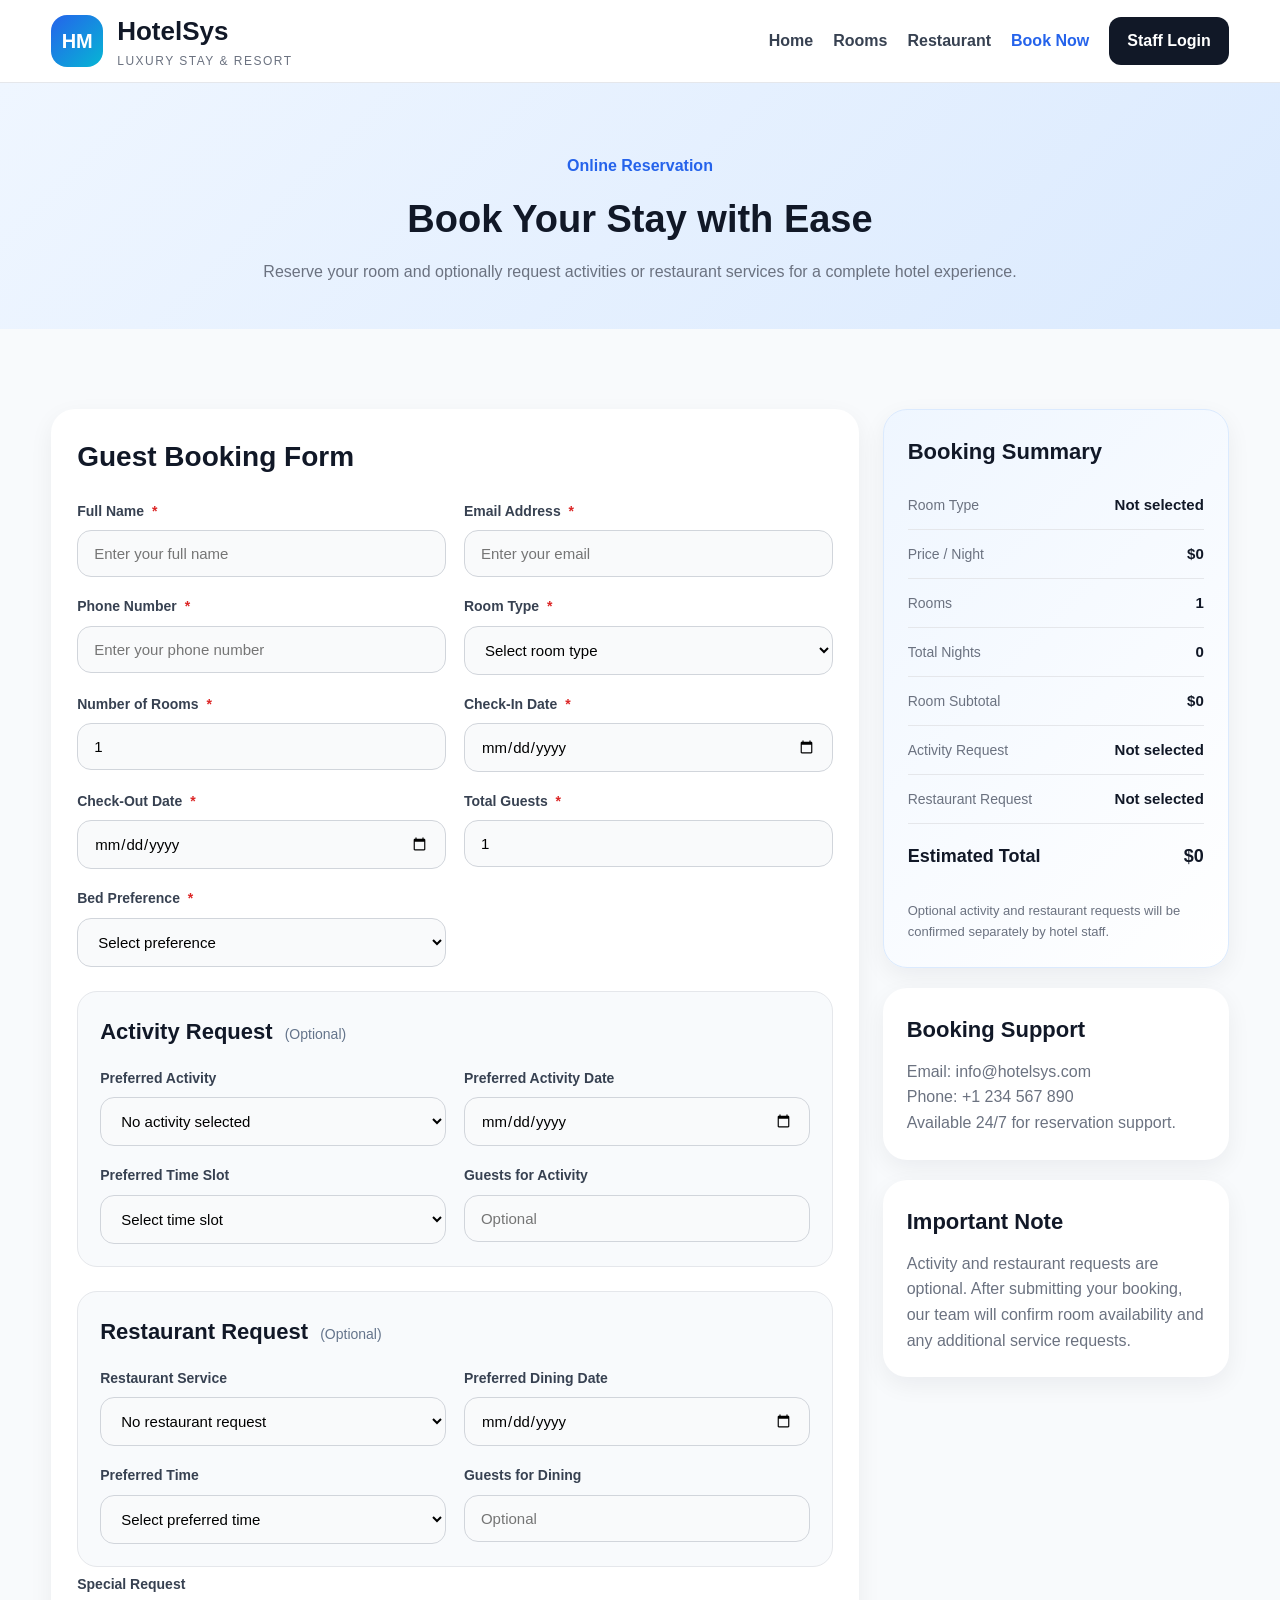
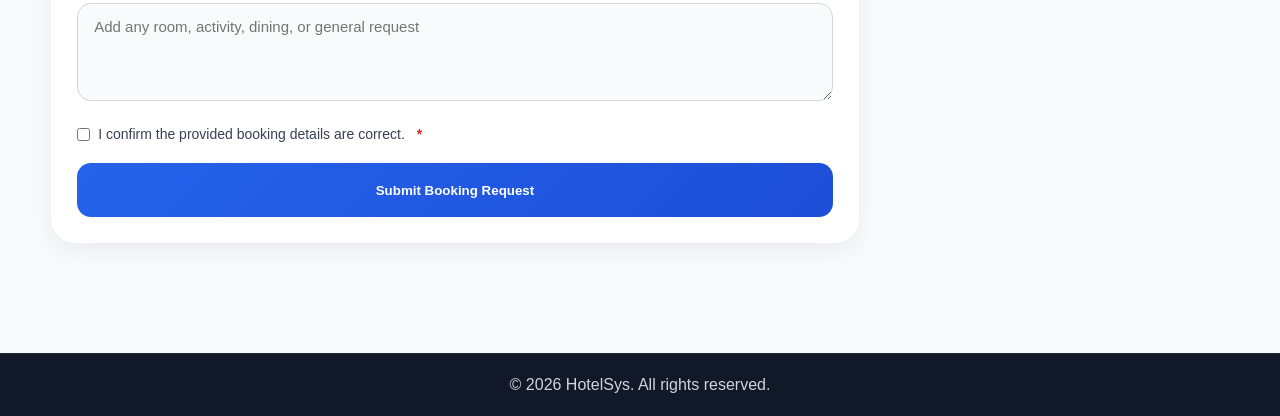
<file: public-booking.html>
<!DOCTYPE html>
<html lang="en">
<head>
  <meta charset="UTF-8" />
  <meta name="viewport" content="width=device-width, initial-scale=1.0" />
  <title>Hotel Management System - Public Booking</title>
  <link rel="stylesheet" href="public-style.css" />
  <link rel="stylesheet" href="https://cdnjs.cloudflare.com/ajax/libs/font-awesome/6.5.0/css/all.min.css" />
</head>
<body>

  <header class="site-header">
    <div class="container header-wrapper">
      <div class="brand">
        <div class="brand-logo">HM</div>
        <div>
          <h2>HotelSys</h2>
          <p>Luxury Stay & Resort</p>
        </div>
      </div>

      <nav class="main-nav">
        <a href="index.html">Home</a>
        <a href="rooms-public.html">Rooms</a>
        <a href="restaurant-public.html">Restaurant</a>
        <a href="public-booking.html" class="active">Book Now</a>
        <a href="staff-login.php" class="staff-btn">Staff Login</a>
      </nav>
    </div>
  </header>

  <section class="booking-hero">
    <div class="container">
      <div class="section-head center-head">
        <span>Online Reservation</span>
        <h2>Book Your Stay with Ease</h2>
        <p>
          Reserve your room and optionally request activities or restaurant services
          for a complete hotel experience.
        </p>
      </div>
    </div>
  </section>

  <section class="section">
    <div class="container public-booking-layout">
      
      <div class="public-booking-form-card">
        <h3>Guest Booking Form</h3>

        <form class="public-booking-form" id="publicBookingForm" autocomplete="off">
          <div class="public-form-grid">
            <div class="form-group">
              <label for="guestFullName">Full Name <span class="required">*</span></label>
              <input type="text" id="guestFullName" name="guestFullName" placeholder="Enter your full name" required autocomplete="off">
            </div>

            <div class="form-group">
              <label for="guestEmail">Email Address <span class="required">*</span></label>
              <input type="email" id="guestEmail" name="guestEmail" placeholder="Enter your email" required autocomplete="off">
            </div>

            <div class="form-group">
              <label for="guestPhone">Phone Number <span class="required">*</span></label>
              <input type="tel" id="guestPhone" name="guestPhone" placeholder="Enter your phone number" required autocomplete="off">
            </div>

            

            <div class="form-group">
              <label for="roomType">Room Type <span class="required">*</span></label>
              <select id="roomType" name="roomType" required>
                <option value="">Select room type</option>
                <option>Standard Room</option>
                <option>Deluxe Room</option>
                <option>Luxury Suite</option>
                <option>Family Room</option>
              </select>
            </div>

            <div class="form-group">
              <label for="roomCount">Number of Rooms <span class="required">*</span></label>
              <input type="number" id="roomCount" name="roomCount" min="1" value="1" required>
            </div>

            <div class="form-group">
              <label for="checkIn">Check-In Date <span class="required">*</span></label>
              <input type="date" id="checkIn" name="checkIn" required>
            </div>

            <div class="form-group">
              <label for="checkOut">Check-Out Date <span class="required">*</span></label>
              <input type="date" id="checkOut" name="checkOut" required>
            </div>

            <div class="form-group">
              <label for="guests">Total Guests <span class="required">*</span></label>
              <input type="number" id="guests" name="guests" min="1" value="1" required>
            </div>

            <div class="form-group">
              <label for="bedPreference">Bed Preference <span class="required">*</span></label>
              <select id="bedPreference" name="bedPreference">
                <option value="">Select preference</option>
                <option>Single Bed</option>
                <option>Double Bed</option>
                <option>King Bed</option>
                <option>Twin Bed</option>
              </select>
            </div>
          </div>

          <!-- Optional Activity Request -->
          <div class="optional-service-card">
            <div class="optional-service-head">
              <h4> Activity Request <span class="optional-text">(Optional)</span></h4>
              
            </div>

            <div class="public-form-grid">
              <div class="form-group">
                <label for="activitiesSelect">Preferred Activity</label>
                <select id="activitiesSelect" name="activitiesSelect">
                  <option value="">No activity selected</option>
                  <option>Zipline</option>
                  <option>Swimming Pool</option>
                  <option>Zipline + Swimming Pool</option>
                  <option>Kayaking</option>
                </select>
              </div>

              <div class="form-group">
                <label for="activityDate">Preferred Activity Date</label>
                <input type="date" id="activityDate" name="activityDate">
              </div>

              <div class="form-group">
                <label for="activityTime">Preferred Time Slot</label>
                <select id="activityTime" name="activityTime">
                  <option value="">Select time slot</option>
                  <option>09:00 AM</option>
                  <option>10:00 AM</option>
                  <option>11:00 AM</option>
                  <option>02:00 PM</option>
                  <option>04:00 PM</option>
                </select>
              </div>

              <div class="form-group">
                <label for="activityGuests">Guests for Activity</label>
                <input type="number" id="activityGuests" name="activityGuests" min="1" placeholder="Optional">
              </div>
            </div>
          </div>

          <!-- Optional Restaurant Request -->
          <div class="optional-service-card">
            <div class="optional-service-head">
              <h4> Restaurant Request <span class="optional-text">(Optional)</span></h4>
              
            </div>

            <div class="public-form-grid">
              <div class="form-group">
                <label for="restaurantService">Restaurant Service</label>
                <select id="restaurantService" name="restaurantService">
                  <option value="">No restaurant request</option>
                  <option>Breakfast</option>
                  <option>Lunch</option>
                  <option>Dinner</option>
                  <option>Room Service</option>
                </select>
              </div>

              <div class="form-group">
                <label for="restaurantDate">Preferred Dining Date</label>
                <input type="date" id="restaurantDate" name="restaurantDate">
              </div>

              <div class="form-group">
                <label for="restaurantTime">Preferred Time</label>
                <select id="restaurantTime" name="restaurantTime">
                  <option value="">Select preferred time</option>
                  <option>08:00 AM</option>
                  <option>09:00 AM</option>
                  <option>01:00 PM</option>
                  <option>03:00 PM</option>
                  <option>07:00 PM</option>
                  <option>09:00 PM</option>
                </select>
              </div>

              <div class="form-group">
                <label for="restaurantGuests">Guests for Dining</label>
                <input type="number" id="restaurantGuests" name="restaurantGuests" min="1" placeholder="Optional">
              </div>
            </div>
          </div>

          <div class="public-form-grid">
            <div class="form-group full-width">
              <label for="specialRequest">Special Request</label>
              <textarea id="specialRequest" name="specialRequest" rows="4" placeholder="Add any room, activity, dining, or general request"></textarea>
            </div>
          </div>

          <div class="booking-consent-row">
            <label><input type="checkbox" required> I confirm the provided booking details are correct.<span class="required">*</span></label>
          </div>

          <button type="submit" class="primary-btn public-submit-btn">Submit Booking Request</button>
        </form>
      </div>

      <div class="public-booking-side">
        <div class="booking-side-card booking-summary-card">
    <h3>Booking Summary</h3>

    <div class="summary-row">
      <span>Room Type</span>
      <strong id="summaryRoomType">Not selected</strong>
    </div>

    <div class="summary-row">
      <span>Price / Night</span>
      <strong id="summaryPrice">$0</strong>
    </div>

    <div class="summary-row">
      <span>Rooms</span>
      <strong id="summaryRooms">1</strong>
    </div>

    <div class="summary-row">
      <span>Total Nights</span>
      <strong id="summaryNights">0</strong>
    </div>

    <div class="summary-row">
      <span>Room Subtotal</span>
      <strong id="summarySubtotal">$0</strong>
    </div>

    <div class="summary-row">
      <span>Activity Request</span>
      <strong id="summaryActivity">Not selected</strong>
    </div>

    <div class="summary-row">
      <span>Restaurant Request</span>
      <strong id="summaryRestaurant">Not selected</strong>
    </div>

    <div class="summary-row total-summary-row">
      <span>Estimated Total</span>
      <strong id="summaryTotal">$0</strong>
    </div>

    <p class="summary-note">
      Optional activity and restaurant requests will be confirmed separately by hotel staff.
    </p>
  </div>

  <div class="booking-side-card">
    <h3>Booking Support</h3>
    <p>Email: info@hotelsys.com</p>
    <p>Phone: +1 234 567 890</p>
    <p>Available 24/7 for reservation support.</p>
  </div>

  <div class="booking-side-card">
    <h3>Important Note</h3>
    <p>
      Activity and restaurant requests are optional. After submitting your booking,
      our team will confirm room availability and any additional service requests.
    </p>
  </div>
</div>
  </section>

  <footer class="site-footer">
    <div class="footer-bottom">
      <p>© 2026 HotelSys. All rights reserved.</p>
    </div>
  </footer>

<script>
  const publicBookingForm = document.getElementById("publicBookingForm");

  const roomType = document.getElementById("roomType");
  const roomCount = document.getElementById("roomCount");
  const checkIn = document.getElementById("checkIn");
  const checkOut = document.getElementById("checkOut");
  const activitiesSelect = document.getElementById("activitiesSelect");
  const restaurantService = document.getElementById("restaurantService");

  const summaryRoomType = document.getElementById("summaryRoomType");
  const summaryPrice = document.getElementById("summaryPrice");
  const summaryRooms = document.getElementById("summaryRooms");
  const summaryNights = document.getElementById("summaryNights");
  const summarySubtotal = document.getElementById("summarySubtotal");
  const summaryActivity = document.getElementById("summaryActivity");
  const summaryRestaurant = document.getElementById("summaryRestaurant");
  const summaryTotal = document.getElementById("summaryTotal");

  const roomPrices = {
    "Standard Room": 80,
    "Deluxe Room": 120,
    "Luxury Suite": 250,
    "Family Room": 180
  };

  function calculateNights(startDate, endDate) {
    if (!startDate || !endDate) return 0;

    const start = new Date(startDate);
    const end = new Date(endDate);

    const diffTime = end - start;
    const diffDays = diffTime / (1000 * 60 * 60 * 24);

    return diffDays > 0 ? diffDays : 0;
  }

  function updateBookingSummary() {
    const selectedRoom = roomType.value;
    const selectedRooms = parseInt(roomCount.value) || 1;
    const nights = calculateNights(checkIn.value, checkOut.value);
    const price = roomPrices[selectedRoom] || 0;
    const subtotal = price * selectedRooms * nights;

    summaryRoomType.textContent = selectedRoom || "Not selected";
    summaryPrice.textContent = `$${price}`;
    summaryRooms.textContent = selectedRooms;
    summaryNights.textContent = nights;
    summarySubtotal.textContent = `$${subtotal}`;
    summaryActivity.textContent = activitiesSelect.value || "Not selected";
    summaryRestaurant.textContent = restaurantService.value || "Not selected";
    summaryTotal.textContent = `$${subtotal}`;
  }

  function resetBookingSummary() {
    summaryRoomType.textContent = "Not selected";
    summaryPrice.textContent = "$0";
    summaryRooms.textContent = "1";
    summaryNights.textContent = "0";
    summarySubtotal.textContent = "$0";
    summaryActivity.textContent = "Not selected";
    summaryRestaurant.textContent = "Not selected";
    summaryTotal.textContent = "$0";
  }

  [roomType, roomCount, checkIn, checkOut, activitiesSelect, restaurantService].forEach(field => {
    if (field) {
      field.addEventListener("input", updateBookingSummary);
      field.addEventListener("change", updateBookingSummary);
    }
  });

  updateBookingSummary();

  if (publicBookingForm) {
  publicBookingForm.addEventListener("submit", async function (e) {
    e.preventDefault();

    const formData = new FormData(publicBookingForm);

    try {
      const response = await fetch("backend/api/public_booking_create.php", {
        method: "POST",
        body: formData
      });

      const result = await response.json();

      if (result.success) {
        alert(result.message);
        publicBookingForm.reset();
        resetBookingSummary();
      } else {
        alert(result.message);
      }
    } catch (error) {
      alert("Could not submit booking right now.");
      console.error(error);
    }
  });
}
</script>
</body>
</html>
</file>
<file: public-style.css>
* {
  margin: 0;
  padding: 0;
  box-sizing: border-box;
  font-family: "Segoe UI", Arial, sans-serif;
}

body {
  background: #f8fafc;
  color: #111827;
  line-height: 1.6;
}

img {
  max-width: 100%;
  display: block;
}

.container {
  width: min(1200px, 92%);
  margin: 0 auto;
}

.site-header {
  position: sticky;
  top: 0;
  z-index: 1000;
  background: rgba(255, 255, 255, 0.95);
  backdrop-filter: blur(10px);
  border-bottom: 1px solid #e5e7eb;
}

.header-wrapper {
  min-height: 82px;
  display: flex;
  align-items: center;
  justify-content: space-between;
  gap: 20px;
}

.brand {
  display: flex;
  align-items: center;
  gap: 14px;
}

.brand-logo {
  width: 52px;
  height: 52px;
  border-radius: 16px;
  background: linear-gradient(135deg, #2563eb, #06b6d4);
  color: #fff;
  display: flex;
  align-items: center;
  justify-content: center;
  font-weight: 800;
  font-size: 20px;
}

.brand h2 {
  font-size: 26px;
  font-weight: 800;
  color: #111827;
}

.brand p {
  font-size: 12px;
  letter-spacing: 1.5px;
  color: #6b7280;
  text-transform: uppercase;
}

.main-nav {
  display: flex;
  align-items: center;
  gap: 20px;
  flex-wrap: wrap;
}

.main-nav a {
  text-decoration: none;
  color: #374151;
  font-weight: 600;
  transition: 0.3s ease;
}

.main-nav a:hover,
.main-nav a.active {
  color: #2563eb;
}

.book-btn,
.staff-btn {
  padding: 11px 18px;
  border-radius: 12px;
  color: #fff !important;
}

.book-btn {
  background: linear-gradient(135deg, #2563eb, #1d4ed8);
}

.staff-btn {
  background: #111827;
}

.hero-section {
  padding: 70px 0 50px;
  background: linear-gradient(135deg, #eff6ff, #dbeafe);
}

.hero-grid {
  display: grid;
  grid-template-columns: 1.1fr 0.9fr;
  gap: 30px;
  align-items: center;
}

.hero-badge {
  display: inline-block;
  background: #dbeafe;
  color: #1d4ed8;
  padding: 8px 14px;
  border-radius: 999px;
  font-size: 13px;
  font-weight: 700;
  margin-bottom: 18px;
}

.hero-content h1 {
  font-size: 52px;
  line-height: 1.15;
  margin-bottom: 18px;
}

.hero-content p {
  font-size: 17px;
  color: #4b5563;
  max-width: 620px;
  margin-bottom: 24px;
}

.hero-actions {
  display: flex;
  gap: 14px;
  flex-wrap: wrap;
}

.primary-btn,
.secondary-btn,
.card-btn {
  display: inline-block;
  text-decoration: none;
  border: none;
  cursor: pointer;
  border-radius: 14px;
  font-weight: 700;
  transition: 0.3s ease;
}

.primary-btn {
  background: linear-gradient(135deg, #2563eb, #1d4ed8);
  color: #fff;
  padding: 14px 22px;
}

.secondary-btn {
  background: #fff;
  color: #111827;
  border: 1px solid #d1d5db;
  padding: 14px 22px;
}

.card-btn {
  background: #111827;
  color: #fff;
  padding: 10px 16px;
}

.primary-btn:hover,
.secondary-btn:hover,
.card-btn:hover,
.book-btn:hover,
.staff-btn:hover {
  transform: translateY(-2px);
}

.hero-image img {
  height: 500px;
  width: 100%;
  object-fit: cover;
  border-radius: 28px;
  box-shadow: 0 18px 40px rgba(15, 23, 42, 0.15);
}

.quick-info {
  padding: 30px 0 10px;
}

.info-grid {
  display: grid;
  grid-template-columns: repeat(4, 1fr);
  gap: 20px;
}

.info-card {
  background: #fff;
  padding: 24px;
  border-radius: 22px;
  box-shadow: 0 8px 24px rgba(15, 23, 42, 0.06);
  text-align: center;
}

.info-card i {
  width: 58px;
  height: 58px;
  border-radius: 16px;
  background: #eff6ff;
  color: #2563eb;
  display: inline-flex;
  align-items: center;
  justify-content: center;
  font-size: 22px;
  margin-bottom: 16px;
}

.info-card h3 {
  margin-bottom: 10px;
  font-size: 20px;
}

.info-card p {
  color: #6b7280;
  font-size: 15px;
}

.section {
  padding: 80px 0;
}

.light-section {
  background: #f1f5f9;
}

.section-head {
  margin-bottom: 34px;
}

.section-head span {
  display: inline-block;
  color: #2563eb;
  font-weight: 700;
  margin-bottom: 10px;
}

.section-head h2 {
  font-size: 38px;
  margin-bottom: 10px;
}

.section-head p {
  color: #6b7280;
}

.center-head {
  text-align: center;
}

.room-grid,
.activity-grid-public,
.contact-grid {
  display: grid;
  grid-template-columns: repeat(3, 1fr);
  gap: 24px;
}

.room-card,
.activity-public-card,
.contact-card,
.booking-side-card,
.public-booking-form-card {
  background: #fff;
  border-radius: 24px;
  overflow: hidden;
  box-shadow: 0 8px 24px rgba(15, 23, 42, 0.06);
}

.room-card img,
.activity-public-card img {
  width: 100%;
  height: 240px;
  object-fit: cover;
}

.room-card-body,
.activity-public-body {
  padding: 22px;
}

.room-card-body h3,
.activity-public-body h3 {
  font-size: 24px;
  margin-bottom: 10px;
}

.room-card-body p,
.activity-public-body p {
  color: #6b7280;
  margin-bottom: 14px;
}

.room-meta {
  display: flex;
  gap: 14px;
  flex-wrap: wrap;
  color: #4b5563;
  font-size: 14px;
  margin-bottom: 18px;
}

.room-bottom {
  display: flex;
  justify-content: space-between;
  align-items: center;
  gap: 12px;
}

.about-grid {
  display: grid;
  grid-template-columns: 0.95fr 1.05fr;
  gap: 30px;
  align-items: center;
}

.about-image img {
  width: 100%;
  height: 460px;
  object-fit: cover;
  border-radius: 28px;
}

.about-content span {
  color: #2563eb;
  font-weight: 700;
}

.about-content h2 {
  font-size: 38px;
  margin: 12px 0 18px;
}

.about-content p {
  color: #6b7280;
  margin-bottom: 18px;
}

.about-content ul {
  padding-left: 20px;
  color: #374151;
}

.contact-card {
  padding: 28px;
  text-align: center;
}

.contact-card i {
  width: 58px;
  height: 58px;
  border-radius: 16px;
  background: #eff6ff;
  color: #2563eb;
  display: inline-flex;
  align-items: center;
  justify-content: center;
  font-size: 22px;
  margin-bottom: 16px;
}

.booking-hero {
  padding: 70px 0 10px;
  background: linear-gradient(135deg, #eff6ff, #dbeafe);
}

.public-booking-layout {
  display: grid;
  grid-template-columns: 1.4fr 0.6fr;
  gap: 24px;
}

.public-booking-form-card {
  padding: 26px;
}

.public-booking-form-card h3 {
  font-size: 28px;
  margin-bottom: 20px;
}

.public-form-grid {
  display: grid;
  grid-template-columns: repeat(2, 1fr);
  gap: 18px;
}

.form-group {
  display: flex;
  flex-direction: column;
}

.form-group label {
  font-size: 14px;
  font-weight: 600;
  margin-bottom: 8px;
  color: #374151;
}

.form-group input,
.form-group select,
.form-group textarea {
  border: 1px solid #d1d5db;
  border-radius: 14px;
  padding: 14px 16px;
  font-size: 15px;
  outline: none;
  background: #f9fafb;
}

.form-group input:focus,
.form-group select:focus,
.form-group textarea:focus {
  border-color: #2563eb;
  background: #fff;
  box-shadow: 0 0 0 4px rgba(37, 99, 235, 0.1);
}

.full-width {
  grid-column: 1 / -1;
}

.public-submit-btn {
  margin-top: 18px;
  width: 100%;
  height: 54px;
}

.public-booking-side {
  display: flex;
  flex-direction: column;
  gap: 20px;
}

.booking-side-card {
  padding: 24px;
}

.booking-side-card h3 {
  margin-bottom: 12px;
  font-size: 22px;
}

.booking-side-card p,
.booking-side-card li {
  color: #6b7280;
}

.booking-side-card ul {
  padding-left: 18px;
}

.site-footer {
  background: #111827;
  color: #fff;
  margin-top: 30px;
}

.footer-grid {
  display: grid;
  grid-template-columns: 1.2fr 1fr 1fr 1fr;
  gap: 24px;
  padding: 55px 0 30px;
}

.site-footer h3,
.site-footer h4 {
  margin-bottom: 14px;
}

.site-footer p,
.site-footer li,
.site-footer a {
  color: #d1d5db;
  text-decoration: none;
  list-style: none;
}

.site-footer ul {
  list-style: none;
}

.site-footer li {
  margin-bottom: 8px;
}

.footer-bottom {
  border-top: 1px solid rgba(255,255,255,0.08);
  text-align: center;
  padding: 18px 0;
  color: #9ca3af;
}

@media (max-width: 1100px) {
  .hero-grid,
  .about-grid,
  .public-booking-layout,
  .footer-grid {
    grid-template-columns: 1fr;
  }

  .info-grid,
  .room-grid,
  .activity-grid-public,
  .contact-grid {
    grid-template-columns: repeat(2, 1fr);
  }

  .hero-content h1 {
    font-size: 42px;
  }
}

@media (max-width: 768px) {
  .header-wrapper,
  .main-nav {
    flex-direction: column;
    align-items: flex-start;
  }

  .info-grid,
  .room-grid,
  .activity-grid-public,
  .contact-grid,
  .public-form-grid {
    grid-template-columns: 1fr;
  }

  .hero-content h1,
  .section-head h2,
  .about-content h2 {
    font-size: 30px;
  }

  .hero-image img,
  .about-image img {
    height: 320px;
  }
}
/* ================= PUBLIC ROOMS PAGE ================= */

.public-room-hero {
  padding: 70px 0 20px;
  background: linear-gradient(135deg, #eff6ff, #dbeafe);
}

.public-rooms-grid {
  display: grid;
  grid-template-columns: repeat(2, 1fr);
  gap: 26px;
}

.public-room-pro-card {
  background: #ffffff;
  border-radius: 30px;
  overflow: hidden;
  box-shadow: 0 10px 28px rgba(15, 23, 42, 0.08);
  transition: 0.3s ease;
}

.public-room-pro-card:hover {
  transform: translateY(-5px);
}

.public-room-pro-card img {
  width: 100%;
  height: 320px;
  object-fit: cover;
}

.public-room-card-body {
  padding: 26px;
}

.public-room-top {
  display: flex;
  justify-content: space-between;
  align-items: flex-start;
  gap: 16px;
  margin-bottom: 16px;
}

.public-room-top h3 {
  font-size: 28px;
  color: #0f172a;
  margin-bottom: 6px;
  font-weight: 800;
}

.public-room-top p {
  font-size: 15px;
  color: #64748b;
}

.public-status {
  padding: 10px 16px;
  border-radius: 999px;
  font-size: 14px;
  font-weight: 700;
  white-space: nowrap;
}

.available-status {
  background: #dcfce7;
  color: #15803d;
}

.occupied-status {
  background: #dbeafe;
  color: #1d4ed8;
}

.reserved-status-public {
  background: #fef3c7;
  color: #b45309;
}

.family-status {
  background: #ede9fe;
  color: #6d28d9;
}

.public-room-price {
  font-size: 38px;
  font-weight: 800;
  color: #0f172a;
  margin-bottom: 20px;
}

.public-room-price span {
  font-size: 17px;
  color: #64748b;
  font-weight: 500;
}

.public-room-features {
  display: flex;
  flex-wrap: wrap;
  gap: 12px;
  margin-bottom: 24px;
}

.public-room-features span {
  display: inline-flex;
  align-items: center;
  gap: 8px;
  background: #f8fafc;
  border: 1px solid #e2e8f0;
  border-radius: 999px;
  padding: 10px 14px;
  font-size: 14px;
  color: #334155;
}

.public-room-actions {
  display: flex;
  gap: 14px;
  flex-wrap: wrap;
}

.public-primary-btn,
.public-secondary-btn {
  display: inline-block;
  text-decoration: none;
  font-weight: 700;
  border-radius: 16px;
  padding: 14px 22px;
  transition: 0.3s ease;
}

.public-primary-btn {
  background: linear-gradient(135deg, #2563eb, #1d4ed8);
  color: #ffffff;
}

.public-secondary-btn {
  background: #ffffff;
  color: #0f172a;
  border: 1px solid #cbd5e1;
}

.public-primary-btn:hover,
.public-secondary-btn:hover {
  transform: translateY(-2px);
}

@media (max-width: 1100px) {
  .public-rooms-grid {
    grid-template-columns: 1fr;
  }
}

@media (max-width: 768px) {
  .public-room-top {
    flex-direction: column;
  }

  .public-room-pro-card img {
    height: 260px;
  }

  .public-room-top h3 {
    font-size: 24px;
  }

  .public-room-price {
    font-size: 32px;
  }
}

/* ================= PUBLIC ACTIVITIES UPGRADE ================= */

.activity-grid-public-pro {
  display: grid;
  grid-template-columns: repeat(2, 1fr);
  gap: 26px;
}

.activity-public-pro-card {
  background: #ffffff;
  border-radius: 28px;
  overflow: hidden;
  box-shadow: 0 10px 28px rgba(15, 23, 42, 0.08);
  transition: 0.3s ease;
}

.activity-public-pro-card:hover {
  transform: translateY(-5px);
}

.activity-public-image {
  position: relative;
}

.activity-public-image img {
  width: 100%;
  height: 300px;
  object-fit: cover;
}

.public-activity-tag {
  position: absolute;
  top: 16px;
  left: 16px;
  padding: 9px 16px;
  border-radius: 999px;
  color: #ffffff;
  font-size: 13px;
  font-weight: 700;
}

.zipline-tag {
  background: #8b5cf6;
}

.swimming-tag {
  background: #2563eb;
}

.activity-public-body-pro {
  padding: 24px;
}

.activity-public-top {
  display: flex;
  justify-content: space-between;
  align-items: flex-start;
  gap: 14px;
  margin-bottom: 14px;
}

.activity-public-top h3 {
  font-size: 28px;
  color: #0f172a;
  font-weight: 800;
}

.public-activity-status {
  padding: 10px 16px;
  border-radius: 999px;
  background: #dcfce7;
  color: #15803d;
  font-size: 13px;
  font-weight: 700;
  white-space: nowrap;
}

.open-status {
  background: #dbeafe;
  color: #1d4ed8;
}

.activity-public-body-pro p {
  color: #64748b;
  font-size: 17px;
  line-height: 1.7;
  margin-bottom: 18px;
}

.public-activity-meta {
  display: flex;
  flex-wrap: wrap;
  gap: 12px;
  margin-bottom: 22px;
}

.public-activity-meta span {
  display: inline-flex;
  align-items: center;
  gap: 8px;
  background: #f8fafc;
  border: 1px solid #e2e8f0;
  border-radius: 999px;
  padding: 10px 14px;
  font-size: 14px;
  color: #334155;
}

.public-activity-actions {
  display: flex;
  gap: 14px;
  flex-wrap: wrap;
}

@media (max-width: 1100px) {
  .activity-grid-public-pro {
    grid-template-columns: 1fr;
  }
}

@media (max-width: 768px) {
  .activity-public-image img {
    height: 240px;
  }

  .activity-public-top {
    flex-direction: column;
  }

  .activity-public-top h3 {
    font-size: 24px;
  }

  .activity-public-body-pro p {
    font-size: 15px;
  }
}

/* ================= PUBLIC RESTAURANT ================= */

.restaurant-preview-grid {
  display: grid;
  grid-template-columns: repeat(3, 1fr);
  gap: 24px;
}

.restaurant-preview-card,
.restaurant-public-card {
  background: #fff;
  border-radius: 24px;
  overflow: hidden;
  box-shadow: 0 8px 24px rgba(15, 23, 42, 0.06);
  transition: 0.3s ease;
}

.restaurant-preview-card:hover,
.restaurant-public-card:hover {
  transform: translateY(-4px);
}

.restaurant-preview-card img,
.restaurant-public-card img {
  width: 100%;
  height: 240px;
  object-fit: cover;
}

.restaurant-preview-body,
.restaurant-public-body {
  padding: 22px;
}

.restaurant-preview-body h3,
.restaurant-public-top h4 {
  font-size: 24px;
  color: #111827;
  margin-bottom: 10px;
}

.restaurant-preview-body p,
.restaurant-public-body p {
  color: #6b7280;
  margin-bottom: 16px;
  line-height: 1.7;
}

.restaurant-preview-bottom {
  display: flex;
  justify-content: space-between;
  align-items: center;
  gap: 12px;
}

.restaurant-preview-bottom strong {
  font-size: 22px;
  color: #111827;
}

.restaurant-preview-action {
  text-align: center;
  margin-top: 30px;
}

.restaurant-public-hero {
  padding: 70px 0 20px;
  background: linear-gradient(135deg, #eff6ff, #dbeafe);
}

.menu-category-head {
  margin-bottom: 20px;
  margin-top: 10px;
}

.menu-category-head h3 {
  font-size: 28px;
  color: #111827;
}

.restaurant-public-grid {
  display: grid;
  grid-template-columns: repeat(4, 1fr);
  gap: 24px;
  margin-bottom: 40px;
}

.restaurant-public-top {
  display: flex;
  justify-content: space-between;
  align-items: flex-start;
  gap: 12px;
  margin-bottom: 10px;
}

.restaurant-public-top h4 {
  margin-bottom: 0;
}

.restaurant-public-top span {
  font-size: 18px;
  font-weight: 800;
  color: #2563eb;
  white-space: nowrap;
}

@media (max-width: 1100px) {
  .restaurant-preview-grid,
  .restaurant-public-grid {
    grid-template-columns: repeat(2, 1fr);
  }
}

@media (max-width: 768px) {
  .restaurant-preview-grid,
  .restaurant-public-grid {
    grid-template-columns: 1fr;
  }
}


/* ================= PUBLIC BOOKING UPGRADE ================= */

.optional-service-card {
  margin-top: 24px;
  margin-bottom: 6px;
  padding: 22px;
  background: #f8fafc;
  border: 1px solid #e5e7eb;
  border-radius: 20px;
}

.optional-service-head {
  display: flex;
  justify-content: space-between;
  align-items: center;
  gap: 14px;
  margin-bottom: 18px;
}

.optional-service-head h4 {
  font-size: 22px;
  color: #111827;
}



.booking-consent-row {
  margin-top: 22px;
  color: #374151;
  font-size: 14px;
}

.booking-consent-row label {
  display: flex;
  align-items: center;
  gap: 8px;
}

.required {
  color: #dc2626;
  font-weight: 700;
  margin-left: 4px;
}

.optional-text {
  color: #64748b;
  font-size: 14px;
  font-weight: 500;
  margin-left: 6px;
}

.optional-service-head {
  margin-bottom: 18px;
}

.optional-service-head h4 {
  font-size: 22px;
  color: #111827;
}

/* ================= BOOKING SUMMARY ================= */

.booking-summary-card {
  background: linear-gradient(135deg, #eff6ff, #ffffff);
  border: 1px solid #dbeafe;
}

.summary-row {
  display: flex;
  justify-content: space-between;
  align-items: center;
  gap: 12px;
  padding: 12px 0;
  border-bottom: 1px solid #e5e7eb;
}

.summary-row span {
  color: #6b7280;
  font-size: 14px;
}

.summary-row strong {
  color: #111827;
  font-size: 15px;
  text-align: right;
}

.total-summary-row {
  border-bottom: none;
  padding-top: 18px;
}

.total-summary-row span,
.total-summary-row strong {
  font-size: 18px;
  font-weight: 800;
  color: #111827;
}

.summary-note {
  margin-top: 18px;
  font-size: 13px;
  color: #6b7280;
  line-height: 1.6;
}

/* ================= HOMEPAGE RESTAURANT PREVIEW ================= */

.restaurant-home-wrapper {
  display: grid;
  grid-template-columns: 1.05fr 0.95fr;
  gap: 30px;
  align-items: center;
  background: #ffffff;
  border-radius: 28px;
  overflow: hidden;
  box-shadow: 0 10px 28px rgba(15, 23, 42, 0.08);
}

.restaurant-home-image img {
  width: 100%;
  height: 460px;
  object-fit: cover;
  display: block;
}

.restaurant-home-content {
  padding: 36px;
}

.restaurant-home-content span {
  display: inline-block;
  color: #2563eb;
  font-weight: 700;
  margin-bottom: 12px;
}

.restaurant-home-content h2 {
  font-size: 40px;
  line-height: 1.2;
  color: #111827;
  margin-bottom: 16px;
}

.restaurant-home-content p {
  font-size: 16px;
  color: #6b7280;
  line-height: 1.8;
  margin-bottom: 22px;
}

.restaurant-home-features {
  display: grid;
  grid-template-columns: repeat(2, 1fr);
  gap: 14px;
  margin-bottom: 28px;
}

.restaurant-feature-item {
  display: flex;
  align-items: center;
  gap: 10px;
  background: #f8fafc;
  border: 1px solid #e5e7eb;
  border-radius: 14px;
  padding: 14px 16px;
  color: #374151;
  font-weight: 600;
}

.restaurant-feature-item i {
  color: #2563eb;
  font-size: 16px;
}

.restaurant-home-actions {
  display: flex;
  gap: 14px;
  flex-wrap: wrap;
}

@media (max-width: 1100px) {
  .restaurant-home-wrapper {
    grid-template-columns: 1fr;
  }

  .restaurant-home-image img {
    height: 320px;
  }
}

@media (max-width: 768px) {
  .restaurant-home-content {
    padding: 24px;
  }

  .restaurant-home-content h2 {
    font-size: 30px;
  }

  .restaurant-home-features {
    grid-template-columns: 1fr;
  }
}
</file>
